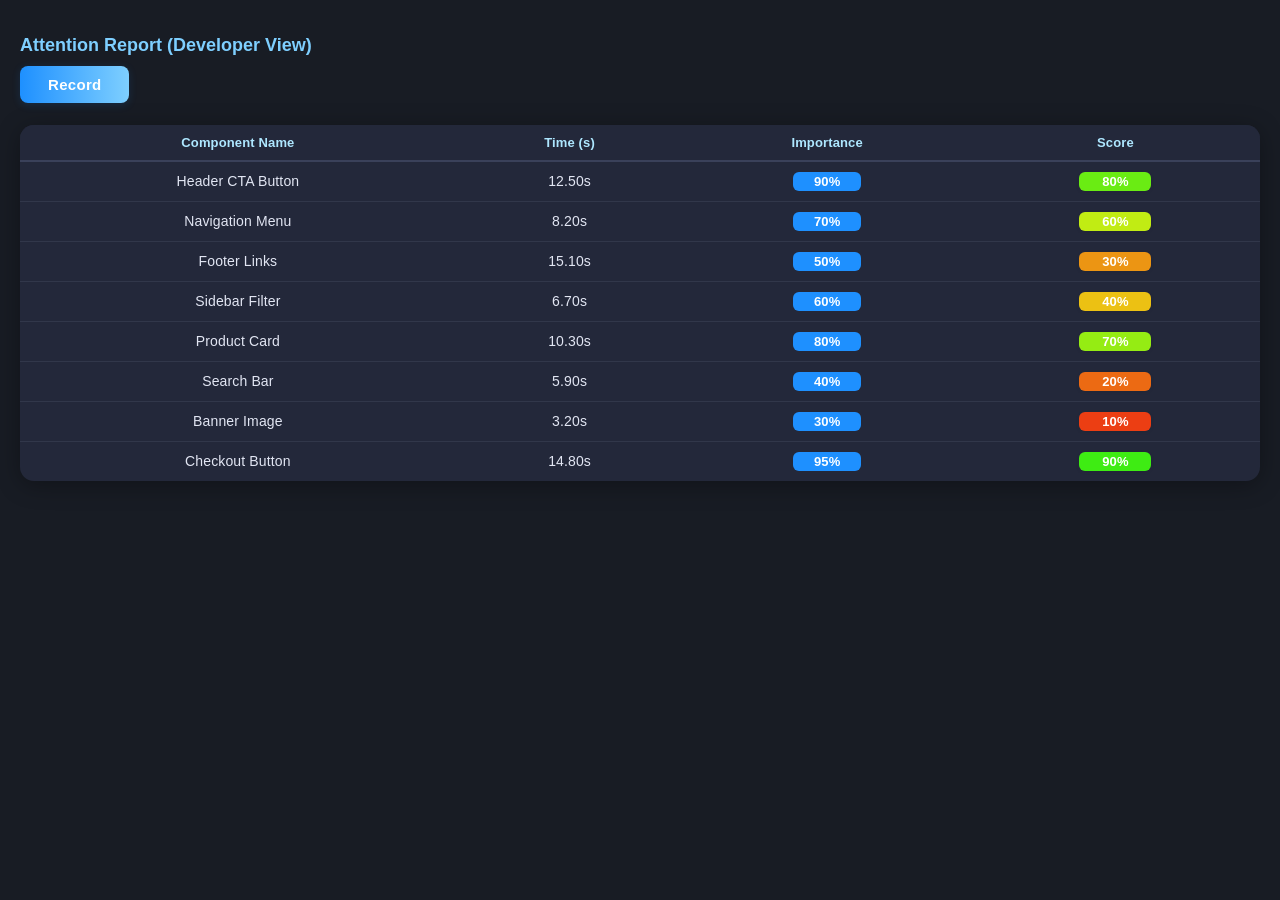
<file: Report/popup.html>
<!DOCTYPE html>
<html lang="en">
  <head>
    <meta charset="UTF-8" />
    <meta name="viewport" content="width=device-width, initial-scale=1.0" />
    <title>Eye Tracking Attention Analyzer</title>
    <style>
      body {
        font-family: Arial, sans-serif;
        margin: 0;
        padding: 20px;
        background: #181c24;
        min-width: 320px;
        min-height: 220px;
        color: #e2e6f3;
      }
      h2 {
        color: #7ecfff;
        font-size: 18px;
        margin-bottom: 10px;
      }
      .dev-info {
        margin-bottom: 18px;
        color: #c7d0e6;
        font-size: 13px;
      }
      table.modern-table {
        width: 100%;
        border-collapse: separate;
        border-spacing: 0;
        margin-top: 10px;
        background: #23283a;
        border-radius: 14px;
        overflow: hidden;
        box-shadow: 0 4px 24px rgba(0, 0, 0, 0.32);
        font-size: 14px;
        letter-spacing: 0.01em;
      }
      .modern-table th,
      .modern-table td {
        padding: 10px 14px;
        text-align: center;
        border-bottom: 1px solid #31374a;
        transition: background 0.2s;
      }
      .modern-table th {
        background: #23283a;
        color: #aee7ff;
        font-weight: 700;
        font-size: 13px;
        border-bottom: 2px solid #3a415a;
      }
      .modern-table tr:last-child td {
        border-bottom: none;
      }
      .modern-table tbody tr:hover td {
        background: #2e3448;
      }
      .modern-table td span {
        font-size: 13px;
      }
      .importance-badge {
        background: #1e90ff;
        color: #fff;
        padding: 2px 10px;
        border-radius: 6px;
        font-weight: 600;
        letter-spacing: 0.01em;
        display: inline-block;
        min-width: 48px;
      }
      .modern-btn {
        background: linear-gradient(90deg, #1e90ff 0%, #7ecfff 100%);
        color: #fff;
        border: none;
        border-radius: 8px;
        padding: 10px 28px;
        font-size: 15px;
        font-weight: 600;
        letter-spacing: 0.02em;
        box-shadow: 0 2px 8px rgba(30, 144, 255, 0.15);
        cursor: pointer;
        transition: background 0.2s, transform 0.15s, box-shadow 0.2s;
        margin-bottom: 12px;
      }
      .modern-btn:hover,
      .modern-btn:focus {
        background: linear-gradient(90deg, #339dff 0%, #aee7ff 100%);
        color: #23283a;
        transform: translateY(-2px) scale(1.03);
        box-shadow: 0 4px 16px rgba(30, 144, 255, 0.22);
        outline: none;
      }
    </style>
  </head>
  <body>
    <div>
      <h2>Attention Report (Developer View)</h2>
      <button class="modern-btn" id="recordBtn">
        Record
      </button>
    </div>

    <div id="report-table"></div>
    <script src="reportData.js"></script>
    <script src="popup.js"></script>
  </body>
</html>
</file>
